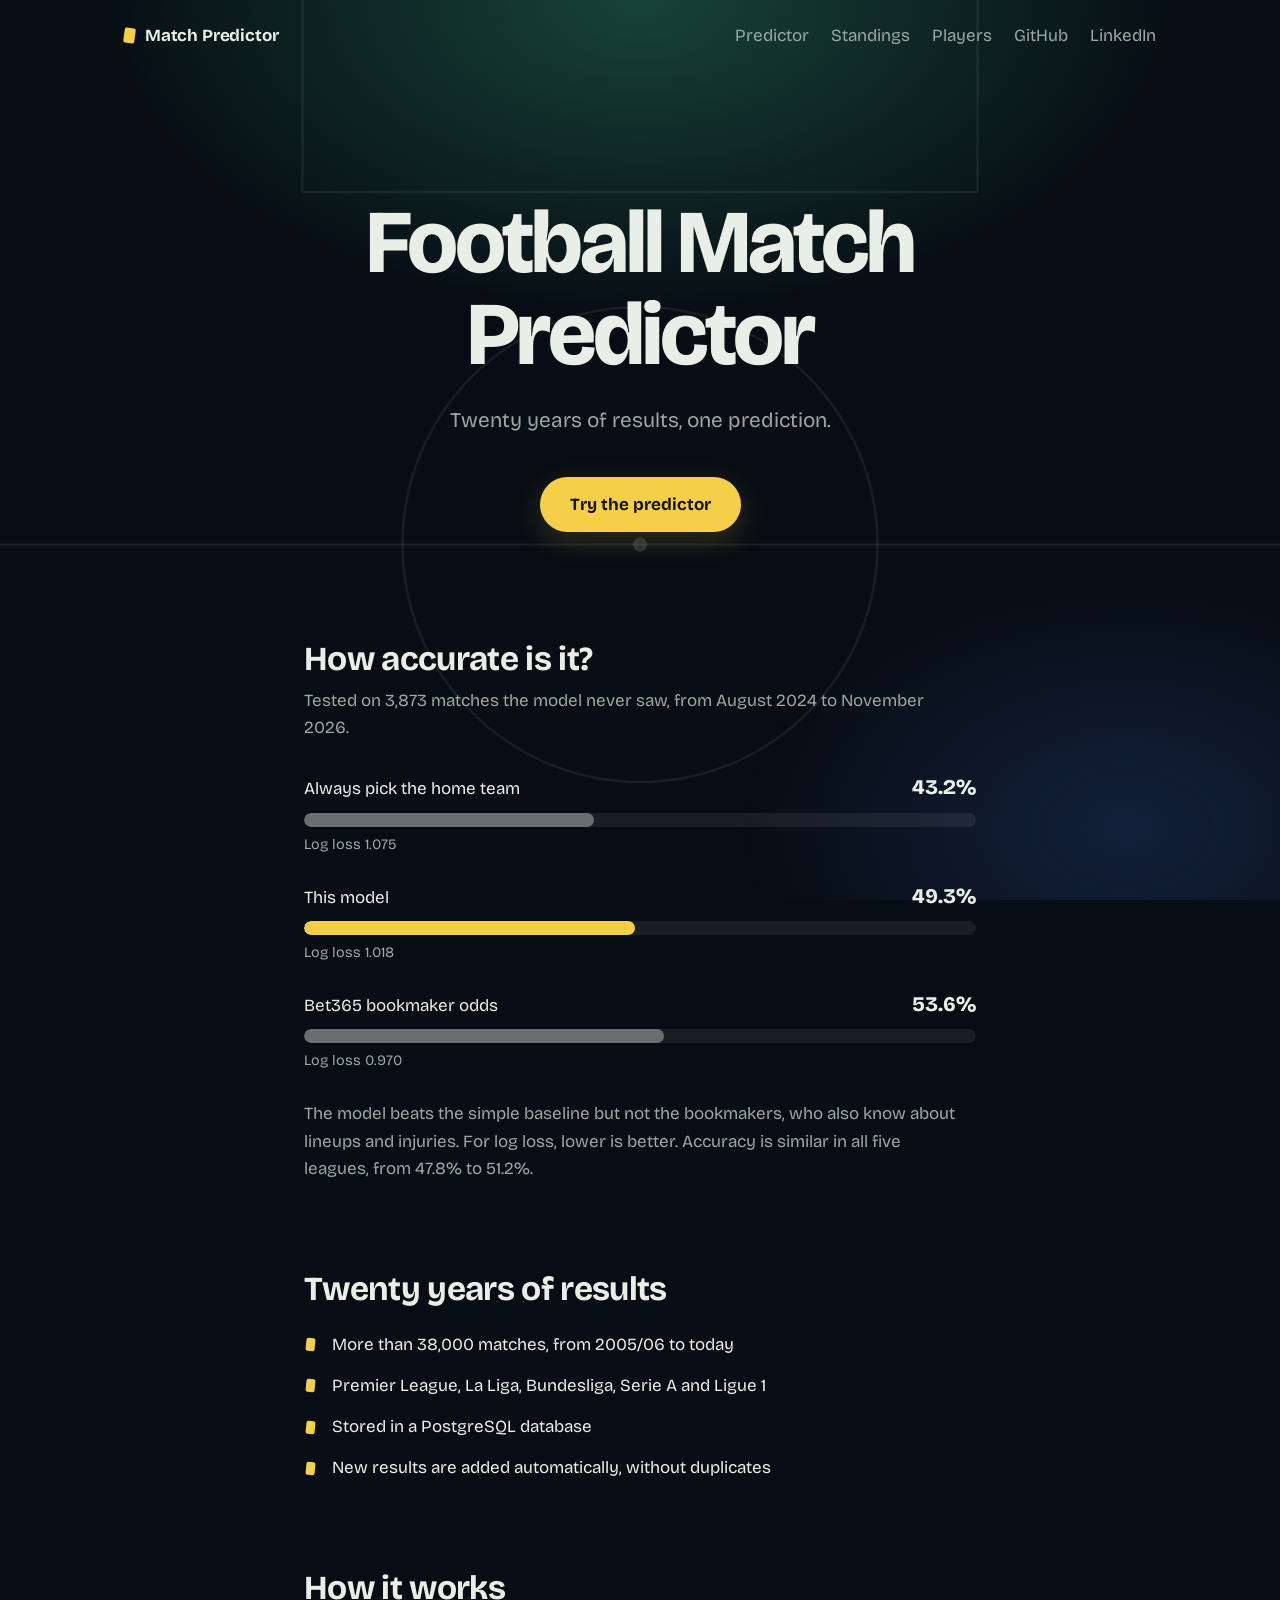
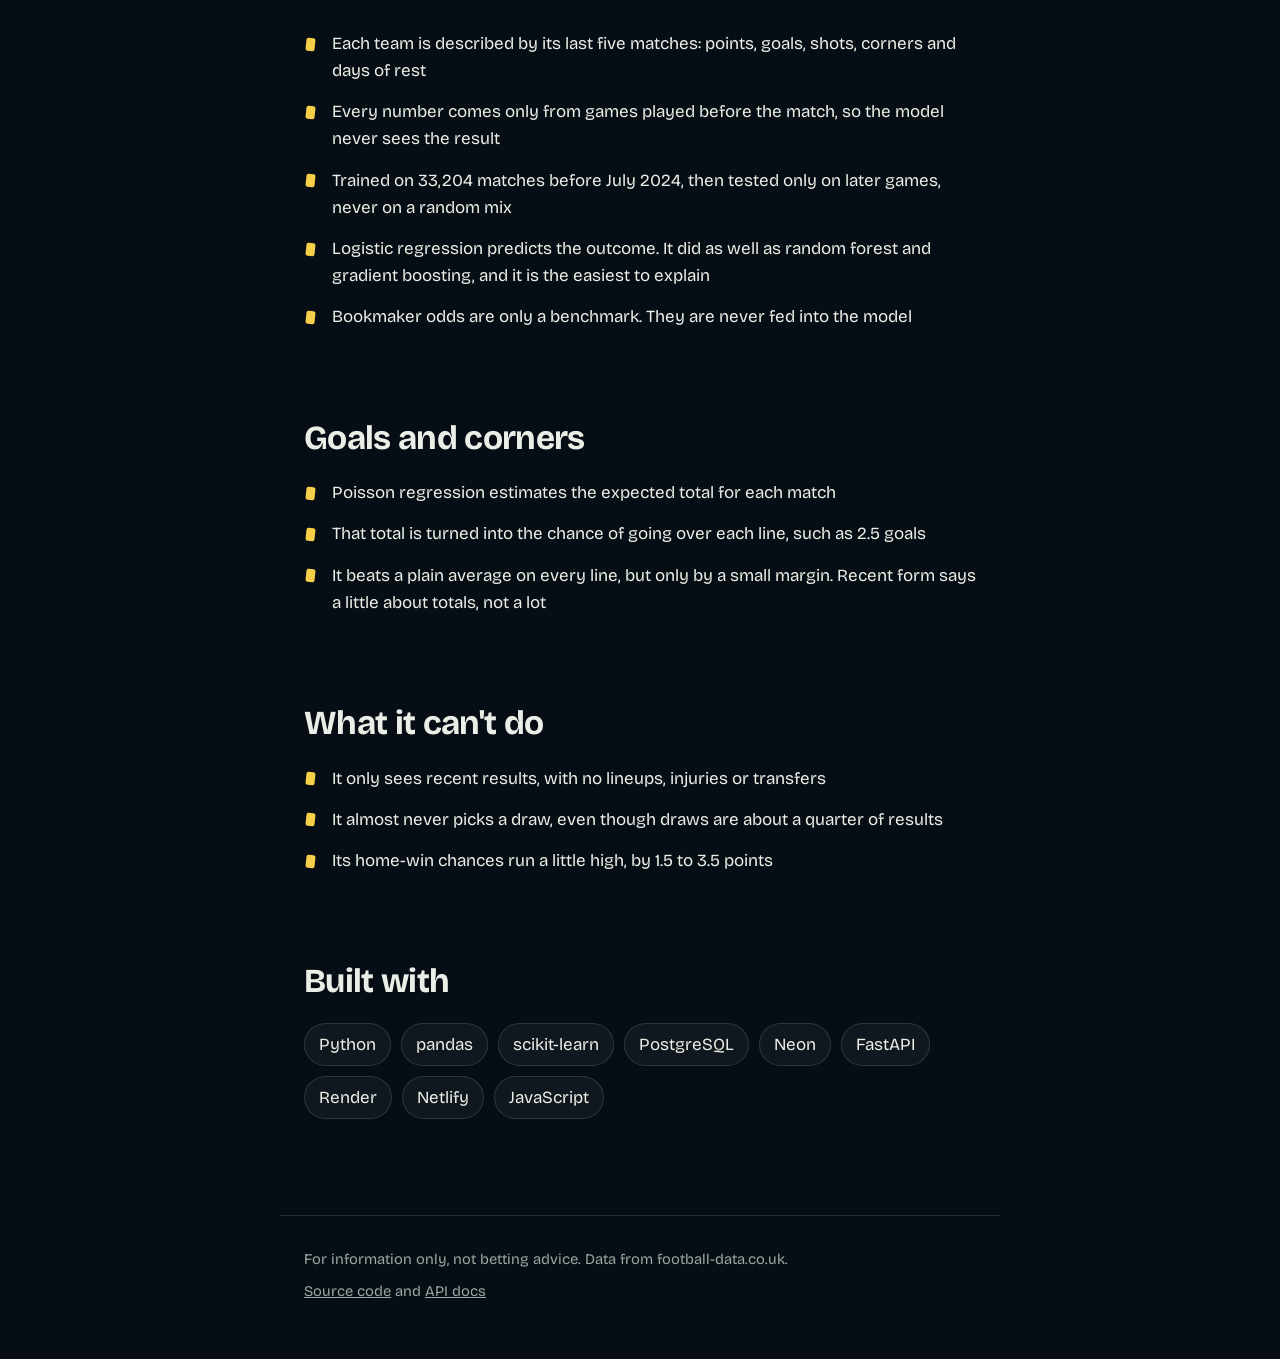
<file: frontend/index.html>
<!DOCTYPE html>
<html lang="en">
<head>
  <meta charset="UTF-8">
  <meta name="viewport" content="width=device-width, initial-scale=1">
  <title>Football Match Predictor</title>
  <meta name="description" content="Predicts win, draw or loss, plus expected goals and corners, for the top five European football leagues.">
  <link rel="icon" href="data:image/svg+xml,%3Csvg xmlns='http://www.w3.org/2000/svg' viewBox='0 0 32 32'%3E%3Crect x='9' y='5' width='14' height='22' rx='3' fill='%23f4cf47'/%3E%3C/svg%3E">
  <script>document.documentElement.classList.add("js");</script>
  <link rel="preconnect" href="https://fonts.googleapis.com">
  <link rel="preconnect" href="https://fonts.gstatic.com" crossorigin>
  <link href="https://fonts.googleapis.com/css2?family=Bricolage+Grotesque:opsz,wght@12..96,400..800&display=swap" rel="stylesheet">
  <link rel="stylesheet" href="style.css">
</head>
<body>
  <header class="nav">
    <a class="brand" href="index.html">Match Predictor</a>
    <nav class="nav-links" aria-label="Main">
      <a href="predict.html">Predictor</a>
      <a href="standings.html">Standings</a>
      <a href="players.html">Players</a>
      <a href="https://github.com/GDP90132/premier-league-predictor" target="_blank" rel="noopener noreferrer">GitHub</a>
      <!-- TODO: replace gurinder-gill-82b1413b1/ with your own LinkedIn profile name -->
      <a href="https://www.linkedin.com/in/gurinder-gill-82b1413b1/" target="_blank" rel="noopener noreferrer">LinkedIn</a>
    </nav>
  </header>

  <section class="hero">
    <h1>Football Match Predictor</h1>
    <p>Twenty years of results, one prediction.</p>
    <div class="actions">
      <a class="btn btn-primary" href="predict.html">Try the predictor</a>
    </div>
  </section>

  <main class="content">
    <section class="section" aria-labelledby="accuracy-title">
      <h2 id="accuracy-title">How accurate is it?</h2>
      <p class="lede">Tested on 3,873 matches the model never saw, from August 2024 to November 2026.</p>
      <ul class="bars">
        <li>
          <div class="bar-head"><span>Always pick the home team</span><span class="bar-value">43.2%</span></div>
          <div class="bar-track"><div class="bar-fill grow" style="--w: 43.2%"></div></div>
          <div class="bar-sub">Log loss 1.075</div>
        </li>
        <li>
          <div class="bar-head"><span>This model</span><span class="bar-value">49.3%</span></div>
          <div class="bar-track"><div class="bar-fill grow top" style="--w: 49.3%"></div></div>
          <div class="bar-sub">Log loss 1.018</div>
        </li>
        <li>
          <div class="bar-head"><span>Bet365 bookmaker odds</span><span class="bar-value">53.6%</span></div>
          <div class="bar-track"><div class="bar-fill grow" style="--w: 53.6%"></div></div>
          <div class="bar-sub">Log loss 0.970</div>
        </li>
      </ul>
      <p class="note">The model beats the simple baseline but not the bookmakers, who also know about lineups and injuries. For log loss, lower is better. Accuracy is similar in all five leagues, from 47.8% to 51.2%.</p>
    </section>

    <section class="section" aria-labelledby="data-title">
      <h2 id="data-title">Twenty years of results</h2>
      <ul class="points">
        <li>More than 38,000 matches, from 2005/06 to today</li>
        <li>Premier League, La Liga, Bundesliga, Serie A and Ligue 1</li>
        <li>Stored in a PostgreSQL database</li>
        <li>New results are added automatically, without duplicates</li>
      </ul>
    </section>

    <section class="section" aria-labelledby="how-title">
      <h2 id="how-title">How it works</h2>
      <ul class="points">
        <li>Each team is described by its last five matches: points, goals, shots, corners and days of rest</li>
        <li>Every number comes only from games played before the match, so the model never sees the result</li>
        <li>Trained on 33,204 matches before July 2024, then tested only on later games, never on a random mix</li>
        <li>Logistic regression predicts the outcome. It did as well as random forest and gradient boosting, and it is the easiest to explain</li>
        <li>Bookmaker odds are only a benchmark. They are never fed into the model</li>
      </ul>
    </section>

    <section class="section" aria-labelledby="totals-title">
      <h2 id="totals-title">Goals and corners</h2>
      <ul class="points">
        <li>Poisson regression estimates the expected total for each match</li>
        <li>That total is turned into the chance of going over each line, such as 2.5 goals</li>
        <li>It beats a plain average on every line, but only by a small margin. Recent form says a little about totals, not a lot</li>
      </ul>
    </section>

    <section class="section" aria-labelledby="limits-title">
      <h2 id="limits-title">What it can't do</h2>
      <ul class="points">
        <li>It only sees recent results, with no lineups, injuries or transfers</li>
        <li>It almost never picks a draw, even though draws are about a quarter of results</li>
        <li>Its home-win chances run a little high, by 1.5 to 3.5 points</li>
      </ul>
    </section>

    <section class="section" aria-labelledby="stack-title">
      <h2 id="stack-title">Built with</h2>
      <ul class="stack">
        <li>Python</li>
        <li>pandas</li>
        <li>scikit-learn</li>
        <li>PostgreSQL</li>
        <li>Neon</li>
        <li>FastAPI</li>
        <li>Render</li>
        <li>Netlify</li>
        <li>JavaScript</li>
      </ul>
    </section>
  </main>

  <footer class="site-footer">
    <p>For information only, not betting advice. Data from football-data.co.uk.</p>
    <p>
      <a href="https://github.com/GDP90132/premier-league-predictor" target="_blank" rel="noopener noreferrer">Source code</a>
      and
      <a href="https://premier-league-predictor-138n.onrender.com/docs" target="_blank" rel="noopener noreferrer">API docs</a>
    </p>
  </footer>

  <script>
    // The accuracy bars fill in once, when they scroll into view.
    const fills = document.querySelectorAll(".bar-fill.grow");
    if ("IntersectionObserver" in window) {
      const observer = new IntersectionObserver((entries) => {
        entries.forEach((entry) => {
          if (entry.isIntersecting) {
            entry.target.classList.add("go");
            observer.unobserve(entry.target);
          }
        });
      }, { threshold: 0.4 });
      fills.forEach((fill) => observer.observe(fill));
    } else {
      fills.forEach((fill) => fill.classList.add("go"));
    }
  </script>
</body>
</html>
</file>
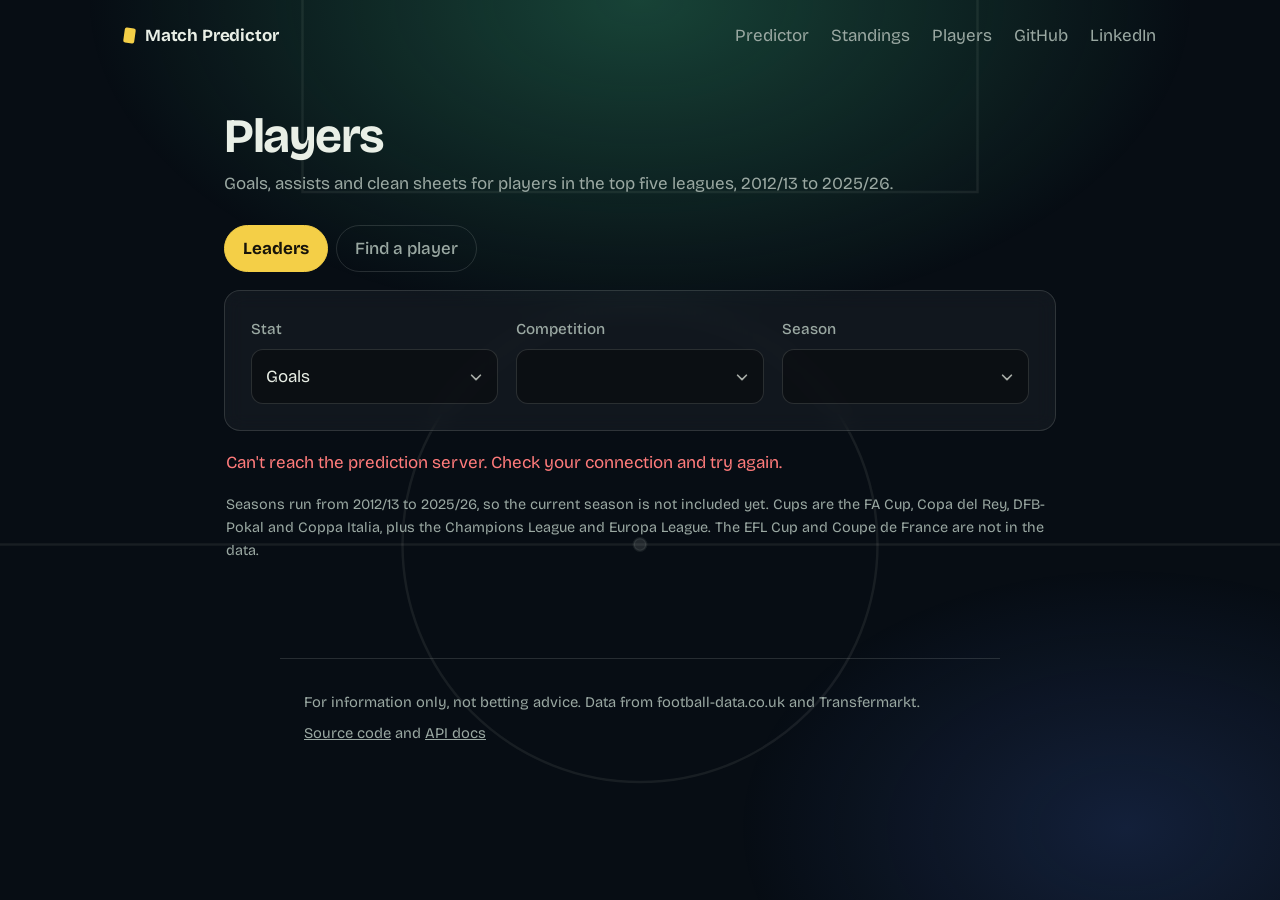
<file: frontend/players.html>
<!DOCTYPE html>
<html lang="en">
<head>
  <meta charset="UTF-8">
  <meta name="viewport" content="width=device-width, initial-scale=1">
  <title>Player stats | Football Match Predictor</title>
  <meta name="description" content="Top scorers, assists and clean sheets for the top five European leagues from 2012/13, split by league, Champions League and cups.">
  <link rel="icon" href="data:image/svg+xml,%3Csvg xmlns='http://www.w3.org/2000/svg' viewBox='0 0 32 32'%3E%3Crect x='9' y='5' width='14' height='22' rx='3' fill='%23f4cf47'/%3E%3C/svg%3E">
  <script>document.documentElement.classList.add("js");</script>
  <link rel="preconnect" href="https://fonts.googleapis.com">
  <link rel="preconnect" href="https://fonts.gstatic.com" crossorigin>
  <link href="https://fonts.googleapis.com/css2?family=Bricolage+Grotesque:opsz,wght@12..96,400..800&display=swap" rel="stylesheet">
  <link rel="stylesheet" href="style.css">
</head>
<body>
  <header class="nav">
    <a class="brand" href="index.html">Match Predictor</a>
    <nav class="nav-links" aria-label="Main">
      <a href="predict.html">Predictor</a>
      <a href="standings.html">Standings</a>
      <a href="players.html">Players</a>
      <a href="https://github.com/GDP90132/premier-league-predictor" target="_blank" rel="noopener noreferrer">GitHub</a>
      <!-- TODO: replace YOUR-LINKEDIN-NAME with your own LinkedIn profile name -->
      <a href="https://www.linkedin.com/in/YOUR-LINKEDIN-NAME" target="_blank" rel="noopener noreferrer">LinkedIn</a>
    </nav>
  </header>

  <main class="page">
    <h1>Players</h1>
    <p class="lede">Goals, assists and clean sheets for players in the top five leagues, 2012/13 to 2025/26.</p>

    <div class="tabs" role="tablist" aria-label="Player stats views">
      <button class="tab" type="button" role="tab" id="tab-leaders" aria-controls="panel-leaders" aria-selected="true">Leaders</button>
      <button class="tab" type="button" role="tab" id="tab-search" aria-controls="panel-search" aria-selected="false">Find a player</button>
    </div>

    <section id="panel-leaders" role="tabpanel" aria-labelledby="tab-leaders">
      <div class="panel filters three">
        <div class="field">
          <label for="stat">Stat</label>
          <select id="stat">
            <option value="goals">Goals</option>
            <option value="assists">Assists</option>
            <option value="clean_sheets">Clean sheets</option>
            <option value="games">Games played</option>
            <option value="minutes">Minutes played</option>
          </select>
        </div>
        <div class="field">
          <label for="competition">Competition</label>
          <select id="competition"></select>
        </div>
        <div class="field">
          <label for="season">Season</label>
          <select id="season"></select>
        </div>
      </div>
    </section>

    <section id="panel-search" role="tabpanel" aria-labelledby="tab-search" hidden>
      <form id="search-form" class="panel" autocomplete="off">
        <div class="field">
          <label for="search-input">Player name</label>
          <input id="search-input" type="search" placeholder="For example Haaland" minlength="2" maxlength="60">
        </div>
        <p class="hint">Type at least two letters. Accents count, so search Ødegaard, not Odegaard.</p>
      </form>
      <ul id="search-results" class="result-list"></ul>
    </section>

    <p id="status" class="status" role="status" aria-live="polite"></p>

    <section id="leaders-result" class="results" hidden>
      <h2 id="leaders-title"></h2>
      <div class="table-wrap">
        <table class="table">
          <caption class="sr-only">Player leaders</caption>
          <thead id="leaders-head"></thead>
          <tbody id="leaders-body"></tbody>
        </table>
      </div>
      <p class="table-note">Select a player to see every season. Players who changed club are added together, and the clubs are listed under the name. Assists and clean sheets come from Transfermarkt: a clean sheet means a goalkeeper played 90 minutes and his team conceded no goals.</p>
    </section>

    <section id="career" class="results" hidden>
      <h2 id="career-title"></h2>
      <p id="career-summary" class="lede"></p>
      <button id="expand-all" type="button" class="link-button expand-all">Expand all seasons</button>
      <div class="table-wrap">
        <table class="table">
          <caption class="sr-only">Season by season stats</caption>
          <thead id="career-head"></thead>
          <tbody id="career-body"></tbody>
        </table>
      </div>
    </section>

    <p class="table-note">Seasons run from 2012/13 to 2025/26, so the current season is not included yet. Cups are the FA Cup, Copa del Rey, DFB-Pokal and Coppa Italia, plus the Champions League and Europa League. The EFL Cup and Coupe de France are not in the data.</p>
  </main>

  <footer class="site-footer">
    <p>For information only, not betting advice. Data from football-data.co.uk and Transfermarkt.</p>
    <p>
      <a href="https://github.com/GDP90132/premier-league-predictor" target="_blank" rel="noopener noreferrer">Source code</a>
      and
      <a href="https://premier-league-predictor-138n.onrender.com/docs" target="_blank" rel="noopener noreferrer">API docs</a>
    </p>
  </footer>

  <script src="common.js"></script>
  <script src="players.js"></script>
</body>
</html>
</file>
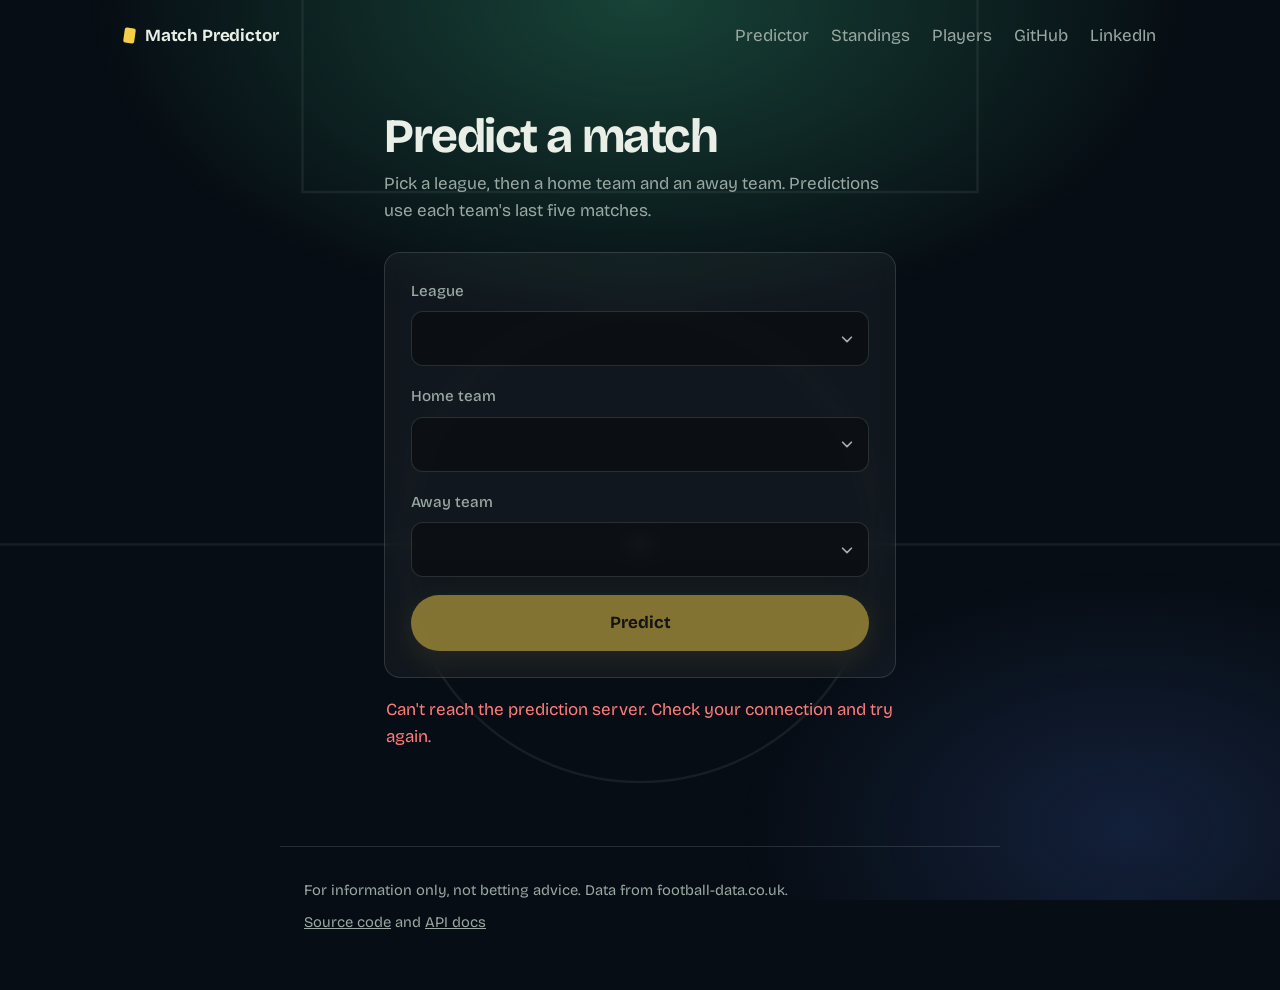
<file: frontend/predict.html>
<!DOCTYPE html>
<html lang="en">
<head>
  <meta charset="UTF-8">
  <meta name="viewport" content="width=device-width, initial-scale=1">
  <title>Predict a match | Football Match Predictor</title>
  <meta name="description" content="Pick a league and two teams to see win, draw and loss chances, plus expected goals and corners.">
  <link rel="icon" href="data:image/svg+xml,%3Csvg xmlns='http://www.w3.org/2000/svg' viewBox='0 0 32 32'%3E%3Crect x='9' y='5' width='14' height='22' rx='3' fill='%23f4cf47'/%3E%3C/svg%3E">
  <script>document.documentElement.classList.add("js");</script>
  <link rel="preconnect" href="https://fonts.googleapis.com">
  <link rel="preconnect" href="https://fonts.gstatic.com" crossorigin>
  <link href="https://fonts.googleapis.com/css2?family=Bricolage+Grotesque:opsz,wght@12..96,400..800&display=swap" rel="stylesheet">
  <link rel="stylesheet" href="style.css">
</head>
<body>
  <header class="nav">
    <a class="brand" href="index.html">Match Predictor</a>
    <nav class="nav-links" aria-label="Main">
      <a href="predict.html">Predictor</a>
      <a href="standings.html">Standings</a>
      <a href="players.html">Players</a>
      <a href="https://github.com/GDP90132/premier-league-predictor" target="_blank" rel="noopener noreferrer">GitHub</a>
      <!-- TODO: replace gurinder-gill-82b1413b1/ with your own LinkedIn profile name -->
      <a href="https://www.linkedin.com/in/gurinder-gill-82b1413b1/" target="_blank" rel="noopener noreferrer">LinkedIn</a>
    </nav>
  </header>

  <main class="predict">
    <h1>Predict a match</h1>
    <p class="lede">Pick a league, then a home team and an away team. Predictions use each team's last five matches.</p>

    <form id="predict-form" class="panel">
      <div class="field">
        <label for="league">League</label>
        <select id="league"></select>
      </div>
      <div class="field">
        <label for="home">Home team</label>
        <select id="home"></select>
      </div>
      <div class="field">
        <label for="away">Away team</label>
        <select id="away"></select>
      </div>
      <button type="submit" id="predict-btn" class="btn btn-primary btn-block" disabled>Predict</button>
    </form>

    <p id="status" class="status" role="status" aria-live="polite"></p>

    <section id="result" class="results" hidden>
      <h2 id="result-title"></h2>

      <div class="outcome">
        <div>
          <div class="outcome-head"><span class="outcome-label" id="label-home"></span><span class="outcome-pct" id="p-home"></span></div>
          <div class="bar-track"><div class="bar-fill" id="bar-home"></div></div>
        </div>
        <div>
          <div class="outcome-head"><span class="outcome-label" id="label-draw"></span><span class="outcome-pct" id="p-draw"></span></div>
          <div class="bar-track"><div class="bar-fill" id="bar-draw"></div></div>
        </div>
        <div>
          <div class="outcome-head"><span class="outcome-label" id="label-away"></span><span class="outcome-pct" id="p-away"></span></div>
          <div class="bar-track"><div class="bar-fill" id="bar-away"></div></div>
        </div>
      </div>

      <div class="totals">
        <div class="total-card panel">
          <h3>Total goals</h3>
          <p class="expected">Expected <strong id="goals-expected"></strong></p>
          <ul class="lines" id="goals-lines"></ul>
        </div>
        <div class="total-card panel">
          <h3>Total corners</h3>
          <p class="expected">Expected <strong id="corners-expected"></strong></p>
          <ul class="lines" id="corners-lines"></ul>
        </div>
      </div>
    </section>
  </main>

  <footer class="site-footer">
    <p>For information only, not betting advice. Data from football-data.co.uk.</p>
    <p>
      <a href="https://github.com/GDP90132/premier-league-predictor" target="_blank" rel="noopener noreferrer">Source code</a>
      and
      <a href="https://premier-league-predictor-138n.onrender.com/docs" target="_blank" rel="noopener noreferrer">API docs</a>
    </p>
  </footer>

  <script src="common.js"></script>
  <script src="predictor.js"></script>
</body>
</html>
</file>
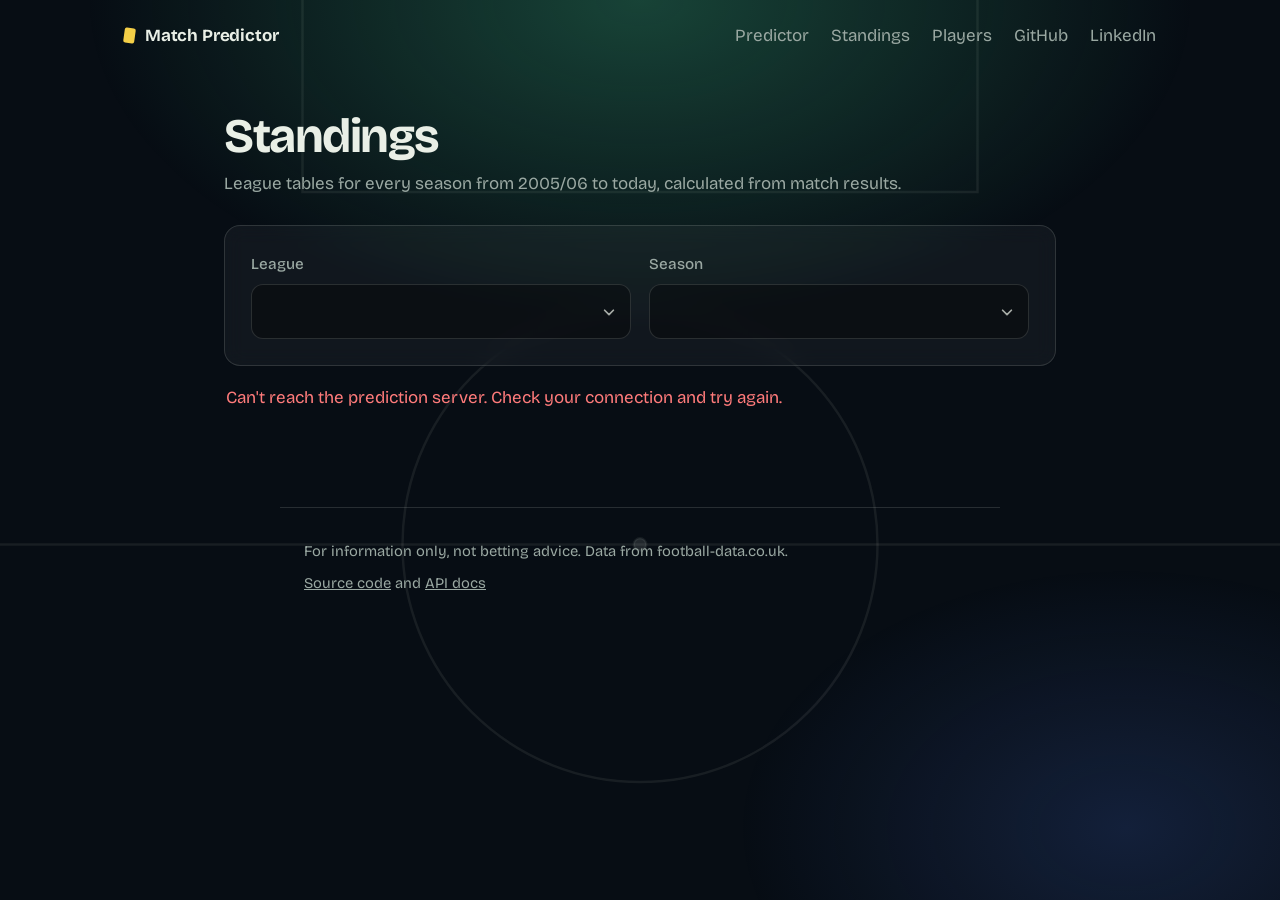
<file: frontend/standings.html>
<!DOCTYPE html>
<html lang="en">
<head>
  <meta charset="UTF-8">
  <meta name="viewport" content="width=device-width, initial-scale=1">
  <title>Standings | Football Match Predictor</title>
  <meta name="description" content="League tables for the top five European football leagues, calculated from match results back to 2005/06.">
  <link rel="icon" href="data:image/svg+xml,%3Csvg xmlns='http://www.w3.org/2000/svg' viewBox='0 0 32 32'%3E%3Crect x='9' y='5' width='14' height='22' rx='3' fill='%23f4cf47'/%3E%3C/svg%3E">
  <script>document.documentElement.classList.add("js");</script>
  <link rel="preconnect" href="https://fonts.googleapis.com">
  <link rel="preconnect" href="https://fonts.gstatic.com" crossorigin>
  <link href="https://fonts.googleapis.com/css2?family=Bricolage+Grotesque:opsz,wght@12..96,400..800&display=swap" rel="stylesheet">
  <link rel="stylesheet" href="style.css">
</head>
<body>
  <header class="nav">
    <a class="brand" href="index.html">Match Predictor</a>
    <nav class="nav-links" aria-label="Main">
      <a href="predict.html">Predictor</a>
      <a href="standings.html">Standings</a>
      <a href="players.html">Players</a>
      <a href="https://github.com/GDP90132/premier-league-predictor" target="_blank" rel="noopener noreferrer">GitHub</a>
      <!-- TODO: replace gurinder-gill-82b1413b1/ with your own LinkedIn profile name -->
      <a href="https://www.linkedin.com/in/gurinder-gill-82b1413b1/" target="_blank" rel="noopener noreferrer">LinkedIn</a>
    </nav>
  </header>

  <main class="page">
    <h1>Standings</h1>
    <p class="lede">League tables for every season from 2005/06 to today, calculated from match results.</p>

    <div class="panel filters">
      <div class="field">
        <label for="league">League</label>
        <select id="league"></select>
      </div>
      <div class="field">
        <label for="season">Season</label>
        <select id="season"></select>
      </div>
    </div>

    <p id="status" class="status" role="status" aria-live="polite"></p>

    <section id="result" class="results" hidden>
      <h2 id="table-title"></h2>
      <div class="table-wrap">
        <table class="table">
          <caption class="sr-only">League table</caption>
          <thead>
            <tr>
              <th scope="col" class="pos" title="Position">#</th>
              <th scope="col" class="team">Team</th>
              <th scope="col" title="Played">P</th>
              <th scope="col" title="Won">W</th>
              <th scope="col" title="Drawn">D</th>
              <th scope="col" title="Lost">L</th>
              <th scope="col" title="Goals for">GF</th>
              <th scope="col" title="Goals against">GA</th>
              <th scope="col" title="Goal difference">GD</th>
              <th scope="col" title="Points">Pts</th>
            </tr>
          </thead>
          <tbody id="table-body"></tbody>
        </table>
      </div>
      <p class="table-note">P played, W won, D drawn, L lost, GF goals for, GA goals against, GD goal difference, Pts points. Ties are ordered by goal difference, then goals scored. Some leagues use other tie-breakers, and points deductions are not included, so a few seasons may differ slightly from the official table.</p>
    </section>
  </main>

  <footer class="site-footer">
    <p>For information only, not betting advice. Data from football-data.co.uk.</p>
    <p>
      <a href="https://github.com/GDP90132/premier-league-predictor" target="_blank" rel="noopener noreferrer">Source code</a>
      and
      <a href="https://premier-league-predictor-138n.onrender.com/docs" target="_blank" rel="noopener noreferrer">API docs</a>
    </p>
  </footer>

  <script src="common.js"></script>
  <script src="standings.js"></script>
</body>
</html>
</file>
<file: frontend/style.css>
/* Football Match Predictor: shared styles for index.html and predict.html */

:root {
  --bg: #070d14;
  --ink: #e9efe6;
  --muted: #9aa8a2;
  --line: rgba(233, 239, 230, 0.14);
  --panel: rgba(255, 255, 255, 0.045);
  --card: #f4cf47;      /* yellow-card yellow: the one accent */
  --card-ink: #17140a;
  --red: #ff7b7b;
  --radius: 16px;
  color-scheme: dark;
}

* { box-sizing: border-box; }

html { background: var(--bg); scroll-behavior: smooth; }

body {
  margin: 0;
  min-height: 100vh;
  color: var(--ink);
  font-family: "Bricolage Grotesque", system-ui, -apple-system, "Segoe UI", sans-serif;
  font-size: 1.0625rem;
  line-height: 1.6;
  -webkit-font-smoothing: antialiased;
}

/* Background: pitch-green glow, a cool glow low on the right, and faint pitch markings */
body::before {
  content: "";
  position: fixed;
  inset: 0;
  z-index: -1;
  pointer-events: none;
  background-image:
    radial-gradient(60% 50% at 50% 0%, rgba(47, 143, 104, 0.42), transparent 72%),
    radial-gradient(42% 40% at 88% 92%, rgba(70, 110, 210, 0.2), transparent 72%),
    url("data:image/svg+xml,%3Csvg xmlns='http://www.w3.org/2000/svg' width='1200' height='900' viewBox='0 0 1200 900' fill='none' stroke='rgba(233,239,230,0.075)' stroke-width='2'%3E%3Ccircle cx='600' cy='450' r='190'/%3E%3Cline x1='0' y1='450' x2='1200' y2='450'/%3E%3Ccircle cx='600' cy='450' r='5' fill='rgba(233,239,230,0.12)'/%3E%3Crect x='330' y='-2' width='540' height='170'/%3E%3C/svg%3E");
  background-repeat: no-repeat;
  background-size: auto, auto, min(1500px, 170vw) auto;
  background-position: center, center, 50% 8%;
}

a:focus-visible,
button:focus-visible,
select:focus-visible,
input:focus-visible {
  outline: 2px solid var(--card);
  outline-offset: 3px;
}

/* ---------- top bar ---------- */

.nav {
  display: flex;
  justify-content: space-between;
  flex-wrap: wrap;
  align-items: center;
  gap: 12px 16px;
  max-width: 1080px;
  margin: 0 auto;
  padding: 22px 24px;
}

.brand {
  display: inline-flex;
  align-items: center;
  gap: 10px;
  color: var(--ink);
  font-weight: 700;
  letter-spacing: -0.01em;
  text-decoration: none;
}

.brand::before {
  content: "";
  width: 11px;
  height: 15px;
  border-radius: 2px;
  background: var(--card);
  transform: rotate(8deg);
}

.nav-links { display: flex; flex-wrap: wrap; gap: 6px 22px; }

.nav-links a {
  color: var(--muted);
  text-decoration: none;
  transition: color 0.15s ease;
}

.nav-links a:hover,
.nav-links a:focus-visible { color: var(--ink); }

/* ---------- buttons ---------- */

.btn {
  display: inline-flex;
  justify-content: center;
  align-items: center;
  padding: 14px 30px;
  border: 0;
  border-radius: 999px;
  font: inherit;
  font-weight: 700;
  text-decoration: none;
  cursor: pointer;
  transition: transform 0.15s ease, box-shadow 0.15s ease;
}

.btn-primary {
  background: var(--card);
  color: var(--card-ink);
  box-shadow: 0 8px 30px rgba(244, 207, 71, 0.18);
}

.btn-primary:hover:not(:disabled) {
  transform: translateY(-1px);
  box-shadow: 0 10px 34px rgba(244, 207, 71, 0.3);
}

.btn:disabled { opacity: 0.5; cursor: not-allowed; }
.btn-block { width: 100%; }

/* ---------- landing page ---------- */

.hero {
  max-width: 880px;
  margin: 0 auto;
  padding: clamp(72px, 14vh, 150px) 24px clamp(64px, 12vh, 120px);
  text-align: center;
}

.hero h1 {
  margin: 0;
  font-size: clamp(2.7rem, 8vw, 5.6rem);
  font-weight: 750;
  line-height: 1.02;
  letter-spacing: -0.035em;
  text-wrap: balance;
}

.hero p {
  margin: 24px auto 0;
  max-width: 36rem;
  color: var(--muted);
  font-size: clamp(1.1rem, 2.4vw, 1.3rem);
  text-wrap: balance;
}

.hero .actions { margin-top: 40px; }

.content {
  max-width: 720px;
  margin: 0 auto;
  padding: 0 24px 96px;
}

.section { margin-top: 88px; }
.section:first-child { margin-top: 0; }

.section h2 {
  margin: 0 0 8px;
  font-size: clamp(1.6rem, 4vw, 2.1rem);
  line-height: 1.15;
  letter-spacing: -0.02em;
}

.section .lede { margin: 0 0 30px; max-width: 60ch; color: var(--muted); }
.section .note { margin: 28px 0 0; max-width: 60ch; color: var(--muted); }

/* short points: the bullet is a little yellow card */
.points {
  display: grid;
  gap: 14px;
  margin: 22px 0 0;
  padding: 0;
  list-style: none;
}

.points li { position: relative; max-width: 62ch; padding-left: 28px; }

.points li::before {
  content: "";
  position: absolute;
  left: 2px;
  top: 0.45em;
  width: 9px;
  height: 13px;
  border-radius: 2px;
  background: var(--card);
  transform: rotate(6deg);
}

.stack {
  display: flex;
  flex-wrap: wrap;
  gap: 10px;
  margin: 22px 0 0;
  padding: 0;
  list-style: none;
}

.stack li {
  padding: 7px 14px;
  border: 1px solid var(--line);
  border-radius: 999px;
  background: var(--panel);
}

/* ---------- bars (accuracy comparison and prediction results) ---------- */

.bars {
  display: grid;
  gap: 24px;
  margin: 0;
  padding: 0;
  list-style: none;
}

.bar-head {
  display: flex;
  justify-content: space-between;
  align-items: baseline;
  gap: 16px;
  margin-bottom: 8px;
}

.bar-value,
.outcome-pct {
  font-weight: 750;
  font-size: 1.3rem;
  font-variant-numeric: tabular-nums;
}

.bar-sub { margin-top: 6px; color: var(--muted); font-size: 0.9rem; }

.bar-track {
  height: 14px;
  overflow: hidden;
  border-radius: 999px;
  background: rgba(255, 255, 255, 0.07);
}

.bar-fill {
  width: var(--w, 0%);
  height: 100%;
  border-radius: 999px;
  background: rgba(233, 239, 230, 0.38);
  transition: width 700ms cubic-bezier(0.2, 0.8, 0.2, 1);
}

.bar-fill.top { background: var(--card); }

/* landing page only: bars start empty and fill when scrolled into view */
.js .bar-fill.grow { width: 0; transition-duration: 1000ms; }
.js .bar-fill.grow.go { width: var(--w); }
.bars li:nth-child(2) .bar-fill { transition-delay: 120ms; }
.bars li:nth-child(3) .bar-fill { transition-delay: 240ms; }

/* ---------- predictor page ---------- */

.predict {
  max-width: 560px;
  margin: 0 auto;
  padding: 40px 24px 96px;
}

.predict h1 {
  margin: 0 0 8px;
  font-size: clamp(2rem, 6vw, 3rem);
  line-height: 1.05;
  letter-spacing: -0.03em;
}

.predict .lede { margin: 0 0 28px; color: var(--muted); }

.panel {
  padding: 26px;
  border: 1px solid var(--line);
  border-radius: var(--radius);
  background: var(--panel);
  -webkit-backdrop-filter: blur(10px);
  backdrop-filter: blur(10px);
}

.field { display: grid; gap: 8px; margin-bottom: 18px; }
.field label { color: var(--muted); font-size: 0.95rem; font-weight: 500; }

select {
  width: 100%;
  padding: 13px 44px 13px 14px;
  border: 1px solid var(--line);
  border-radius: 12px;
  background-color: rgba(0, 0, 0, 0.35);
  background-image: url("data:image/svg+xml,%3Csvg xmlns='http://www.w3.org/2000/svg' viewBox='0 0 16 16' fill='none' stroke='rgba(233,239,230,0.7)' stroke-width='2' stroke-linecap='round' stroke-linejoin='round'%3E%3Cpath d='M3 6l5 5 5-5'/%3E%3C/svg%3E");
  background-repeat: no-repeat;
  background-position: right 14px center;
  background-size: 14px;
  color: var(--ink);
  font: inherit;
  -webkit-appearance: none;
  appearance: none;
}

.status {
  display: flex;
  align-items: center;
  gap: 10px;
  min-height: 1.6em;
  margin: 18px 2px 0;
  color: var(--muted);
}

.status.error { color: var(--red); }

.status.loading::before {
  content: "";
  flex: none;
  width: 14px;
  height: 14px;
  border: 2px solid var(--line);
  border-top-color: var(--card);
  border-radius: 50%;
  animation: spin 0.8s linear infinite;
}

@keyframes spin { to { transform: rotate(360deg); } }

.results { margin-top: 40px; }

.results h2 {
  margin: 0 0 22px;
  font-size: clamp(1.4rem, 4vw, 1.8rem);
  line-height: 1.2;
  letter-spacing: -0.02em;
}

.outcome { display: grid; gap: 20px; margin: 0 0 36px; }

.outcome-head {
  display: flex;
  justify-content: space-between;
  align-items: baseline;
  gap: 12px;
  margin-bottom: 8px;
}

.outcome-label { font-weight: 500; }

.totals { display: grid; grid-template-columns: 1fr 1fr; gap: 16px; }

.total-card h3 { margin: 0 0 4px; font-size: 1.1rem; }
.total-card .expected { margin: 0 0 14px; color: var(--muted); }

.total-card .expected strong {
  color: var(--ink);
  font-size: 1.6rem;
  font-variant-numeric: tabular-nums;
}

.lines { margin: 0; padding: 0; list-style: none; }

.lines li {
  display: flex;
  justify-content: space-between;
  padding: 9px 0;
  border-top: 1px solid var(--line);
  font-variant-numeric: tabular-nums;
}

/* ---------- footer ---------- */

.site-footer {
  display: flex;
  flex-wrap: wrap;
  justify-content: space-between;
  gap: 8px 24px;
  max-width: 720px;
  margin: 0 auto;
  padding: 32px 24px 56px;
  border-top: 1px solid var(--line);
  color: var(--muted);
  font-size: 0.92rem;
}

.site-footer p { margin: 0; }
.site-footer a { color: var(--muted); }
.site-footer a:hover { color: var(--ink); }

/* ---------- standings page ---------- */

.page {
  max-width: 880px;
  margin: 0 auto;
  padding: 40px 24px 96px;
}

.page h1 {
  margin: 0 0 8px;
  font-size: clamp(2rem, 6vw, 3rem);
  line-height: 1.05;
  letter-spacing: -0.03em;
}

.page .lede { margin: 0 0 28px; color: var(--muted); }

.filters {
  display: grid;
  grid-template-columns: 1fr 1fr;
  gap: 18px;
}

.filters .field { margin-bottom: 0; }

.table-wrap {
  overflow-x: auto;
  border: 1px solid var(--line);
  border-radius: var(--radius);
  background: var(--panel);
}

.table {
  width: 100%;
  border-collapse: collapse;
  font-variant-numeric: tabular-nums;
}

.table th,
.table td {
  padding: 12px 10px;
  text-align: right;
  white-space: nowrap;
}

.table th {
  color: var(--muted);
  font-size: 0.9rem;
  font-weight: 500;
  border-bottom: 1px solid var(--line);
}

.table td { border-top: 1px solid var(--line); }
.table tbody tr:first-child td { border-top: 0; }
.table tbody tr:hover td { background: rgba(255, 255, 255, 0.03); }

.table .pos { width: 1%; padding-left: 16px; color: var(--muted); }
.table .team { width: 100%; text-align: left; }
.table td.team { font-weight: 600; }
.table .pts { padding-right: 16px; font-weight: 700; }

.table-note { margin: 16px 2px 0; color: var(--muted); font-size: 0.9rem; }

.sr-only {
  position: absolute;
  width: 1px;
  height: 1px;
  overflow: hidden;
  clip: rect(0 0 0 0);
  white-space: nowrap;
}

/* ---------- players page ---------- */

.tabs {
  display: flex;
  gap: 8px;
  margin: 0 0 18px;
}

.tab {
  padding: 9px 18px;
  border: 1px solid var(--line);
  border-radius: 999px;
  background: transparent;
  color: var(--muted);
  font: inherit;
  font-weight: 500;
  cursor: pointer;
  transition: color 0.15s ease, border-color 0.15s ease, background-color 0.15s ease;
}

.tab:hover { color: var(--ink); }

.tab[aria-selected="true"] {
  border-color: var(--card);
  background: var(--card);
  color: var(--card-ink);
  font-weight: 700;
}

.filters.three { grid-template-columns: repeat(3, 1fr); }

input[type="search"] {
  width: 100%;
  padding: 13px 14px;
  border: 1px solid var(--line);
  border-radius: 12px;
  background-color: rgba(0, 0, 0, 0.35);
  color: var(--ink);
  font: inherit;
  -webkit-appearance: none;
  appearance: none;
}

input[type="search"]::placeholder { color: var(--muted); }

.hint { margin: 0; color: var(--muted); font-size: 0.9rem; }

.result-list { list-style: none; margin: 14px 0 0; padding: 0; display: grid; gap: 8px; }

.result {
  display: grid;
  gap: 2px;
  width: 100%;
  padding: 12px 16px;
  border: 1px solid var(--line);
  border-radius: 12px;
  background: var(--panel);
  color: var(--ink);
  font: inherit;
  text-align: left;
  cursor: pointer;
}

.result:hover { border-color: rgba(233, 239, 230, 0.3); }
.result-name { font-weight: 600; }

.link-button {
  padding: 0;
  border: 0;
  background: none;
  color: var(--ink);
  font: inherit;
  font-weight: 600;
  text-align: left;
  cursor: pointer;
}

.link-button:hover { text-decoration: underline; text-underline-offset: 3px; }

.sub { display: block; color: var(--muted); font-size: 0.85rem; font-weight: 400; line-height: 1.3; }

.table th.key { color: var(--ink); }
.table td.key { color: var(--card); font-weight: 700; }

.expand-all {
  margin: 0 0 12px;
  color: var(--muted);
  font-size: 0.95rem;
  font-weight: 500;
  text-decoration: underline;
  text-underline-offset: 3px;
}

.expand-all:hover { color: var(--ink); }

.table td.season { white-space: nowrap; padding-left: 12px; }
.table th.season-head { text-align: left; padding-left: 12px; }

.toggle {
  display: inline-flex;
  align-items: center;
  gap: 10px;
  padding: 4px 6px 4px 0;
  border: 0;
  background: none;
  color: var(--muted);
  font: inherit;
  cursor: pointer;
}

.toggle:hover { color: var(--ink); }

.chev {
  width: 8px;
  height: 8px;
  border-right: 2px solid currentColor;
  border-bottom: 2px solid currentColor;
  transform: rotate(-45deg);
  transition: transform 0.15s ease;
}

.toggle[aria-expanded="true"] .chev { transform: rotate(45deg); }

.table tr.season-row td.team { font-weight: 600; }
.table tr.comp-row td { background: rgba(0, 0, 0, 0.22); }
.table tr.comp-row td.team { padding-left: 24px; font-weight: 500; }
.table tr.comp-row td.key { color: var(--ink); font-weight: 500; }

.lede + .table-wrap { margin-top: 0; }
#career { margin-top: 48px; }

/* ---------- small screens and reduced motion ---------- */

@media (max-width: 560px) {
  .totals { grid-template-columns: 1fr; }
  .panel { padding: 20px; }
  .filters { grid-template-columns: 1fr; gap: 14px; }
  .hide-sm { display: none; }
  .nav-links { gap: 6px 16px; }
  .table th,
  .table td { padding: 9px 4px; font-size: 0.85rem; }
  .table .pos { padding-left: 8px; }
  .table .pts { padding-right: 8px; }
  .table td.team { white-space: normal; line-height: 1.25; min-width: 96px; }
}

@media (max-width: 720px) {
  .filters.three { grid-template-columns: 1fr; }
}

@media (prefers-reduced-motion: reduce) {
  html { scroll-behavior: auto; }
  .bar-fill,
  .js .bar-fill.grow { transition: none; }
  .status.loading::before { animation-duration: 2.4s; }
  .btn { transition: none; }
  .chev { transition: none; }
}
</file>
